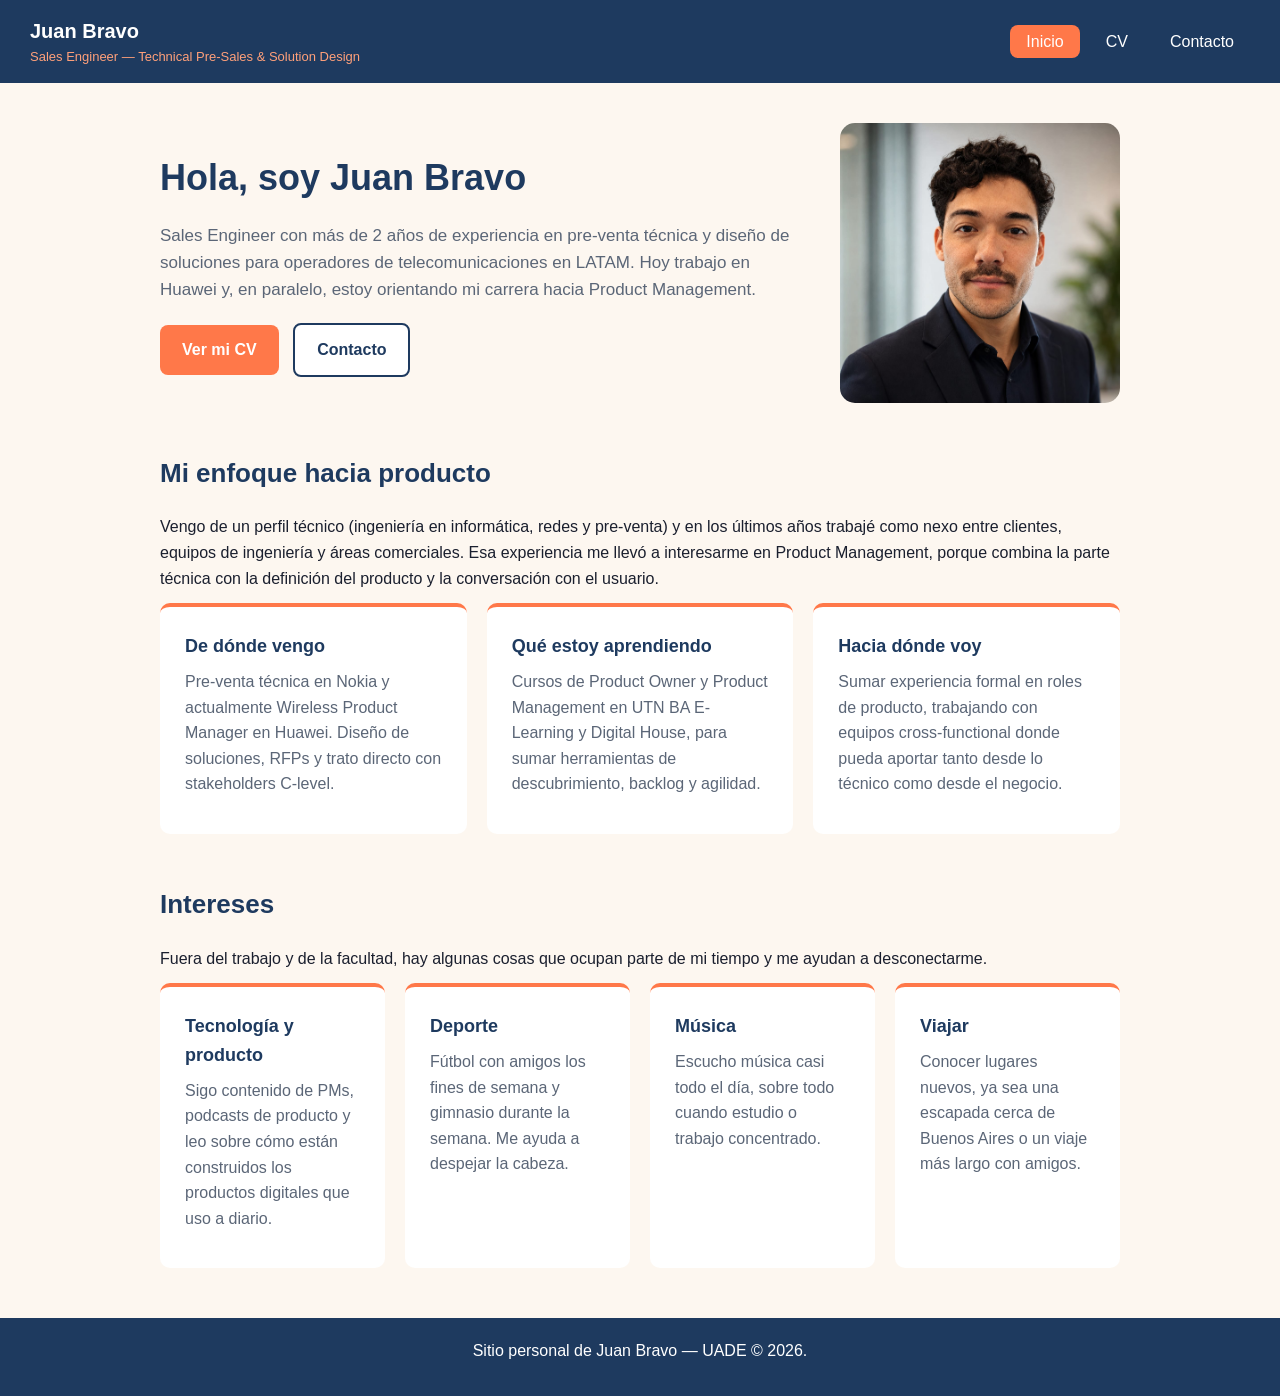
<file: index.html>
<!DOCTYPE html>
<html lang="es">

<head>

    <meta charset="UTF-8">
    <meta name="viewport" content="width=device-width, initial-scale=1.0">
    <title>Juan Bravo — Inicio</title>
    <link rel="stylesheet" href="styles.css">

</head>

<body>

    <!-- HEADER -->

    <header>

        <div class="marca">
            Juan Bravo
            <span>Sales Engineer — Technical Pre-Sales & Solution Design</span>
        </div>

        <nav>
            <ul>
                <li><a class="activo" href="index.html">Inicio</a></li>
                <li><a href="cv.html">CV</a></li>
                <li><a href="contacto.html">Contacto</a></li>
            </ul>
        </nav>

    </header>

    <!-- MAIN -->

    <main>

        <!-- HERO -->

        <section class="hero">

            <div class="hero-texto">

                <h1>Hola, soy Juan Bravo</h1>

                <p>
                    Sales Engineer con más de 2 años de experiencia en
                    pre-venta técnica y diseño de soluciones para
                    operadores de telecomunicaciones en LATAM. Hoy trabajo
                    en Huawei y, en paralelo, estoy orientando mi carrera
                    hacia Product Management.
                </p>

                <a class="boton" href="cv.html">Ver mi CV</a>
                <a class="boton boton-secundario" href="contacto.html">Contacto</a>

            </div>

            <img src="img/foto.png" alt="Foto de Juan Bravo">

        </section>

        <!-- ENFOQUE HACIA PRODUCTO -->

        <section>

            <h2>Mi enfoque hacia producto</h2>

            <p>
                Vengo de un perfil técnico (ingeniería en informática, redes
                y pre-venta) y en los últimos años trabajé como nexo entre
                clientes, equipos de ingeniería y áreas comerciales. Esa
                experiencia me llevó a interesarme en Product Management,
                porque combina la parte técnica con la definición del producto
                y la conversación con el usuario.
            </p>

            <div class="tarjetas">

                <div class="tarjeta">
                    <h3>De dónde vengo</h3>
                    <p>
                        Pre-venta técnica en Nokia y actualmente Wireless
                        Product Manager en Huawei. Diseño de soluciones,
                        RFPs y trato directo con stakeholders C-level.
                    </p>
                </div>

                <div class="tarjeta">
                    <h3>Qué estoy aprendiendo</h3>
                    <p>
                        Cursos de Product Owner y Product Management en
                        UTN BA E-Learning y Digital House, para sumar
                        herramientas de descubrimiento, backlog y agilidad.
                    </p>
                </div>

                <div class="tarjeta">
                    <h3>Hacia dónde voy</h3>
                    <p>
                        Sumar experiencia formal en roles de producto,
                        trabajando con equipos cross-functional donde pueda
                        aportar tanto desde lo técnico como desde el negocio.
                    </p>
                </div>

            </div>

        </section>

        <!-- INTERESES -->

        <section>

            <h2>Intereses</h2>

            <p>
                Fuera del trabajo y de la facultad, hay algunas cosas que
                ocupan parte de mi tiempo y me ayudan a desconectarme.
            </p>

            <div class="tarjetas">

                <div class="tarjeta">
                    <h3>Tecnología y producto</h3>
                    <p>
                        Sigo contenido de PMs, podcasts de producto y leo
                        sobre cómo están construidos los productos digitales
                        que uso a diario.
                    </p>
                </div>

                <div class="tarjeta">
                    <h3>Deporte</h3>
                    <p>
                        Fútbol con amigos los fines de semana y gimnasio
                        durante la semana. Me ayuda a despejar la cabeza.
                    </p>
                </div>

                <div class="tarjeta">
                    <h3>Música</h3>
                    <p>
                        Escucho música casi todo el día, sobre todo cuando
                        estudio o trabajo concentrado.
                    </p>
                </div>

                <div class="tarjeta">
                    <h3>Viajar</h3>
                    <p>
                        Conocer lugares nuevos, ya sea una escapada cerca
                        de Buenos Aires o un viaje más largo con amigos.
                    </p>
                </div>

            </div>

        </section>

    </main>

    <!-- FOOTER -->

    <footer>
        <p>Sitio personal de Juan Bravo — UADE © 2026.</p>
    </footer>

</body>

</html>
</file>
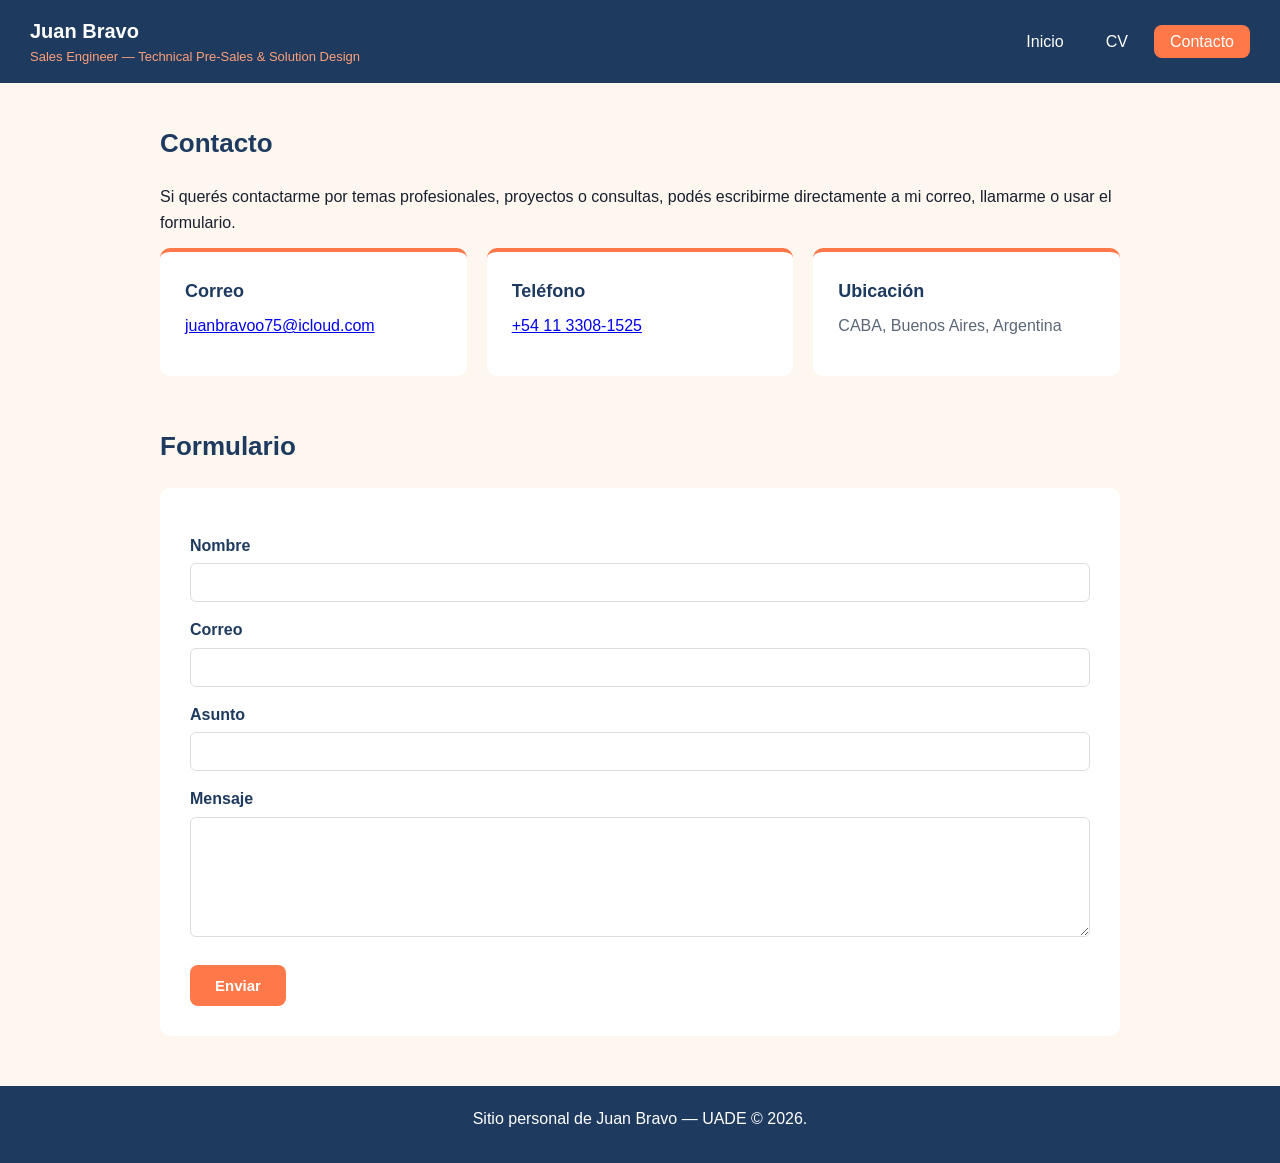
<file: contacto.html>
<!DOCTYPE html>
<html lang="es">

<head>

    <meta charset="UTF-8">
    <meta name="viewport" content="width=device-width, initial-scale=1.0">
    <title>Juan Bravo — Contacto</title>
    <link rel="stylesheet" href="styles.css">

</head>

<body>

    <!-- HEADER -->

    <header>

        <div class="marca">
            Juan Bravo
            <span>Sales Engineer — Technical Pre-Sales & Solution Design</span>
        </div>

        <nav>
            <ul>
                <li><a href="index.html">Inicio</a></li>
                <li><a href="cv.html">CV</a></li>
                <li><a class="activo" href="contacto.html">Contacto</a></li>
            </ul>
        </nav>

    </header>

    <!-- MAIN -->

    <main>

        <section>

            <h2>Contacto</h2>

            <p>
                Si querés contactarme por temas profesionales, proyectos
                o consultas, podés escribirme directamente a mi correo,
                llamarme o usar el formulario.
            </p>

            <div class="tarjetas">

                <div class="tarjeta">
                    <h3>Correo</h3>
                    <p><a href="mailto:juanbravoo75@icloud.com">juanbravoo75@icloud.com</a></p>
                </div>

                <div class="tarjeta">
                    <h3>Teléfono</h3>
                    <p><a href="tel:+541133081525">+54 11 3308-1525</a></p>
                </div>

                <div class="tarjeta">
                    <h3>Ubicación</h3>
                    <p>CABA, Buenos Aires, Argentina</p>
                </div>

            </div>

        </section>

        <section>

            <h2>Formulario</h2>

            <form action="mailto:juanbravoo75@icloud.com" method="post" enctype="text/plain">

                <label for="nombre">Nombre</label>
                <input type="text" id="nombre" name="nombre" required>

                <label for="email">Correo</label>
                <input type="email" id="email" name="email" required>

                <label for="asunto">Asunto</label>
                <input type="text" id="asunto" name="asunto">

                <label for="mensaje">Mensaje</label>
                <textarea id="mensaje" name="mensaje" required></textarea>

                <button type="submit">Enviar</button>

            </form>

        </section>

    </main>

    <!-- FOOTER -->

    <footer>
        <p>Sitio personal de Juan Bravo — UADE © 2026.</p>
    </footer>

</body>

</html>
</file>
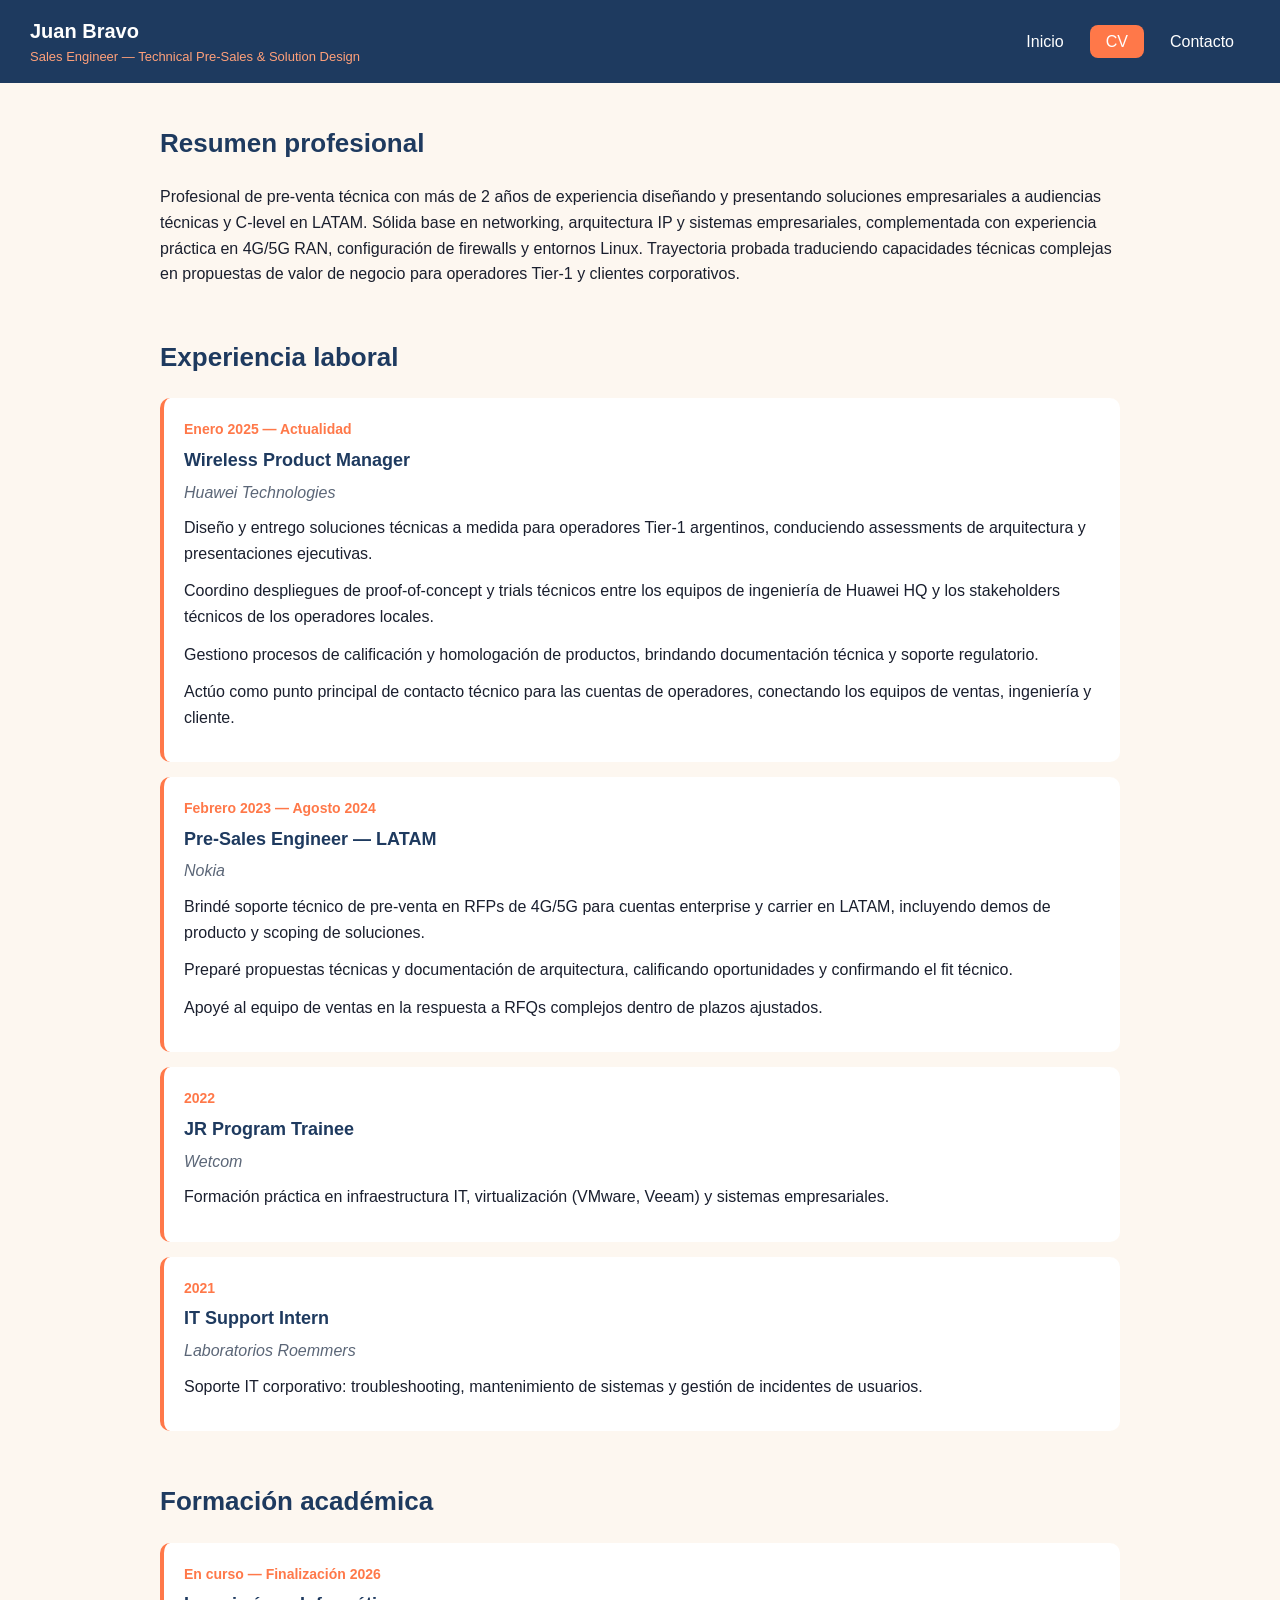
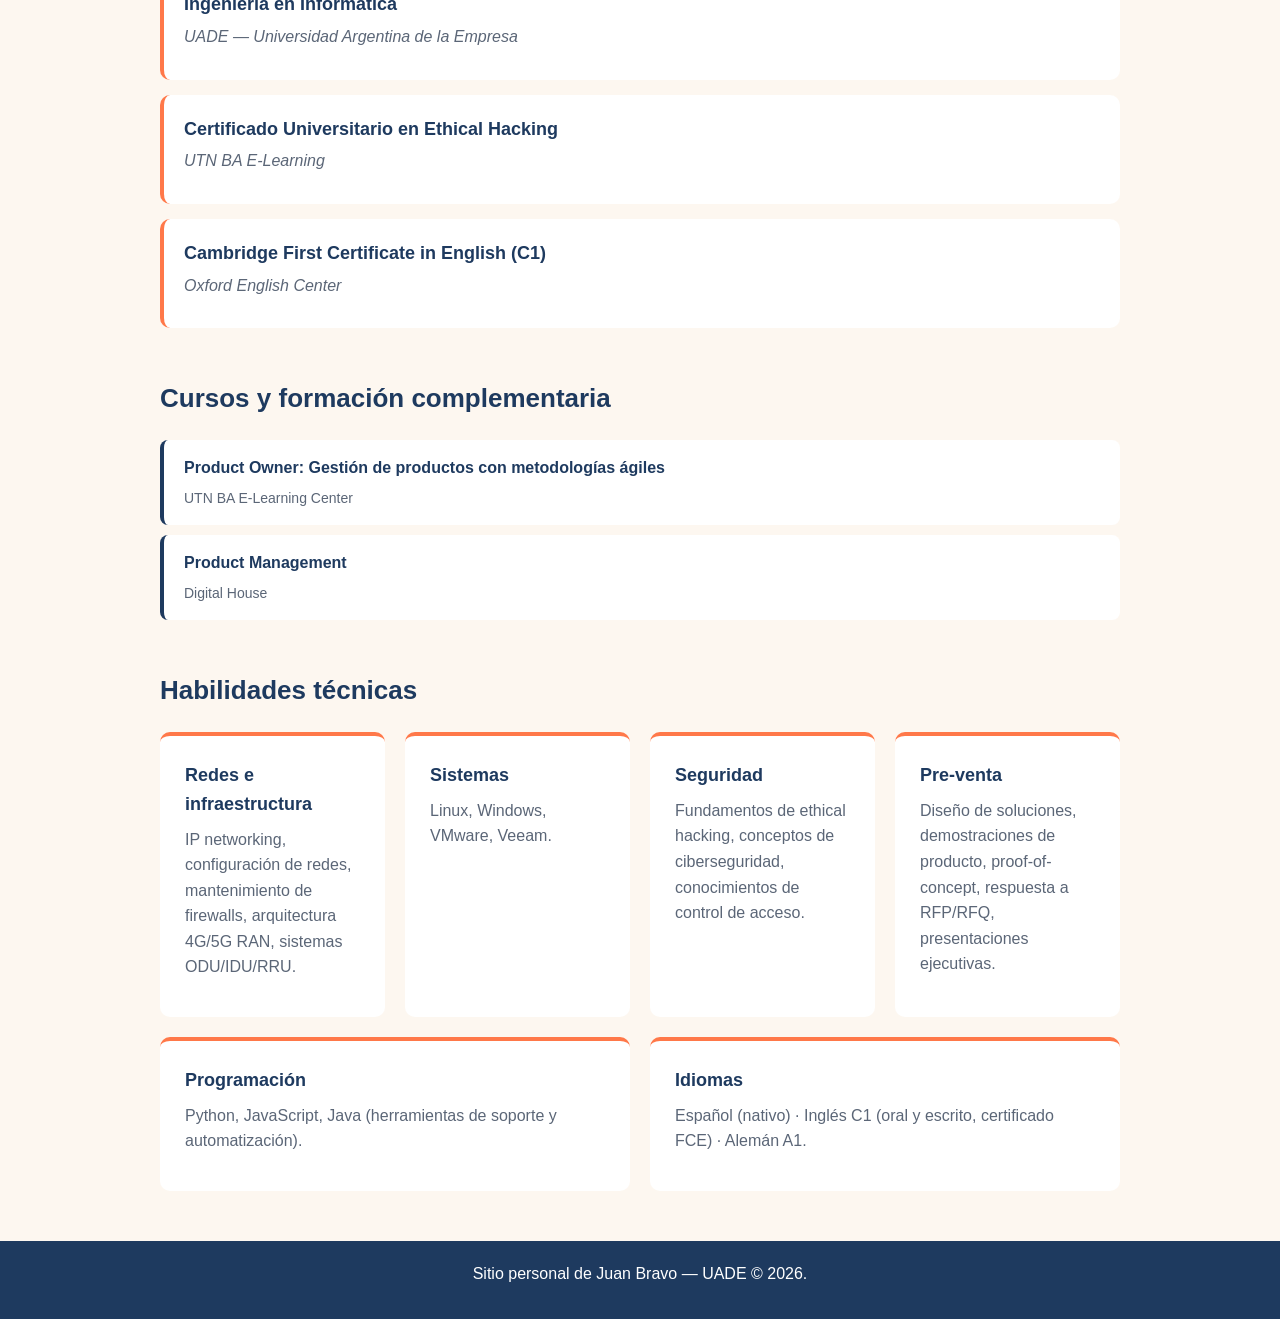
<file: cv.html>
<!DOCTYPE html>
<html lang="es">

<head>

    <meta charset="UTF-8">
    <meta name="viewport" content="width=device-width, initial-scale=1.0">
    <title>Juan Bravo — CV</title>
    <link rel="stylesheet" href="styles.css">

</head>

<body>

    <!-- HEADER -->

    <header>

        <div class="marca">
            Juan Bravo
            <span>Sales Engineer — Technical Pre-Sales & Solution Design</span>
        </div>

        <nav>
            <ul>
                <li><a href="index.html">Inicio</a></li>
                <li><a class="activo" href="cv.html">CV</a></li>
                <li><a href="contacto.html">Contacto</a></li>
            </ul>
        </nav>

    </header>

    <!-- MAIN -->

    <main>

        <!-- RESUMEN -->

        <section>

            <h2>Resumen profesional</h2>

            <p>
                Profesional de pre-venta técnica con más de 2 años de
                experiencia diseñando y presentando soluciones empresariales
                a audiencias técnicas y C-level en LATAM. Sólida base en
                networking, arquitectura IP y sistemas empresariales,
                complementada con experiencia práctica en 4G/5G RAN,
                configuración de firewalls y entornos Linux. Trayectoria
                probada traduciendo capacidades técnicas complejas en
                propuestas de valor de negocio para operadores Tier-1 y
                clientes corporativos.
            </p>

        </section>

        <!-- EXPERIENCIA LABORAL -->

        <section>

            <h2>Experiencia laboral</h2>

            <div class="item">
                <p class="fecha">Enero 2025 — Actualidad</p>
                <h3>Wireless Product Manager</h3>
                <p class="lugar">Huawei Technologies</p>
                <p>
                    Diseño y entrego soluciones técnicas a medida para
                    operadores Tier-1 argentinos, conduciendo assessments
                    de arquitectura y presentaciones ejecutivas.
                </p>
                <p>
                    Coordino despliegues de proof-of-concept y trials
                    técnicos entre los equipos de ingeniería de Huawei HQ
                    y los stakeholders técnicos de los operadores locales.
                </p>
                <p>
                    Gestiono procesos de calificación y homologación de
                    productos, brindando documentación técnica y soporte
                    regulatorio.
                </p>
                <p>
                    Actúo como punto principal de contacto técnico para
                    las cuentas de operadores, conectando los equipos de
                    ventas, ingeniería y cliente.
                </p>
            </div>

            <div class="item">
                <p class="fecha">Febrero 2023 — Agosto 2024</p>
                <h3>Pre-Sales Engineer — LATAM</h3>
                <p class="lugar">Nokia</p>
                <p>
                    Brindé soporte técnico de pre-venta en RFPs de 4G/5G
                    para cuentas enterprise y carrier en LATAM, incluyendo
                    demos de producto y scoping de soluciones.
                </p>
                <p>
                    Preparé propuestas técnicas y documentación de
                    arquitectura, calificando oportunidades y confirmando
                    el fit técnico.
                </p>
                <p>
                    Apoyé al equipo de ventas en la respuesta a RFQs
                    complejos dentro de plazos ajustados.
                </p>
            </div>

            <div class="item">
                <p class="fecha">2022</p>
                <h3>JR Program Trainee</h3>
                <p class="lugar">Wetcom</p>
                <p>
                    Formación práctica en infraestructura IT, virtualización
                    (VMware, Veeam) y sistemas empresariales.
                </p>
            </div>

            <div class="item">
                <p class="fecha">2021</p>
                <h3>IT Support Intern</h3>
                <p class="lugar">Laboratorios Roemmers</p>
                <p>
                    Soporte IT corporativo: troubleshooting, mantenimiento
                    de sistemas y gestión de incidentes de usuarios.
                </p>
            </div>

        </section>

        <!-- EDUCACION -->

        <section>

            <h2>Formación académica</h2>

            <div class="item">
                <p class="fecha">En curso — Finalización 2026</p>
                <h3>Ingeniería en Informática</h3>
                <p class="lugar">UADE — Universidad Argentina de la Empresa</p>
            </div>

            <div class="item">
                <h3>Certificado Universitario en Ethical Hacking</h3>
                <p class="lugar">UTN BA E-Learning</p>
            </div>

            <div class="item">
                <h3>Cambridge First Certificate in English (C1)</h3>
                <p class="lugar">Oxford English Center</p>
            </div>

        </section>

        <!-- CURSOS -->

        <section>

            <h2>Cursos y formación complementaria</h2>

            <ul class="cursos">

                <li>
                    <strong>Product Owner: Gestión de productos con metodologías ágiles</strong>
                    <span>UTN BA E-Learning Center</span>
                </li>

                <li>
                    <strong>Product Management</strong>
                    <span>Digital House</span>
                </li>

            </ul>

        </section>

        <!-- HABILIDADES -->

        <section>

            <h2>Habilidades técnicas</h2>

            <div class="tarjetas">

                <div class="tarjeta">
                    <h3>Redes e infraestructura</h3>
                    <p>
                        IP networking, configuración de redes, mantenimiento
                        de firewalls, arquitectura 4G/5G RAN, sistemas
                        ODU/IDU/RRU.
                    </p>
                </div>

                <div class="tarjeta">
                    <h3>Sistemas</h3>
                    <p>Linux, Windows, VMware, Veeam.</p>
                </div>

                <div class="tarjeta">
                    <h3>Seguridad</h3>
                    <p>
                        Fundamentos de ethical hacking, conceptos de
                        ciberseguridad, conocimientos de control de acceso.
                    </p>
                </div>

                <div class="tarjeta">
                    <h3>Pre-venta</h3>
                    <p>
                        Diseño de soluciones, demostraciones de producto,
                        proof-of-concept, respuesta a RFP/RFQ, presentaciones
                        ejecutivas.
                    </p>
                </div>

                <div class="tarjeta">
                    <h3>Programación</h3>
                    <p>
                        Python, JavaScript, Java (herramientas de soporte
                        y automatización).
                    </p>
                </div>

                <div class="tarjeta">
                    <h3>Idiomas</h3>
                    <p>
                        Español (nativo) · Inglés C1 (oral y escrito,
                        certificado FCE) · Alemán A1.
                    </p>
                </div>

            </div>

        </section>

    </main>

    <!-- FOOTER -->

    <footer>
        <p>Sitio personal de Juan Bravo — UADE © 2026.</p>
    </footer>

</body>

</html>
</file>
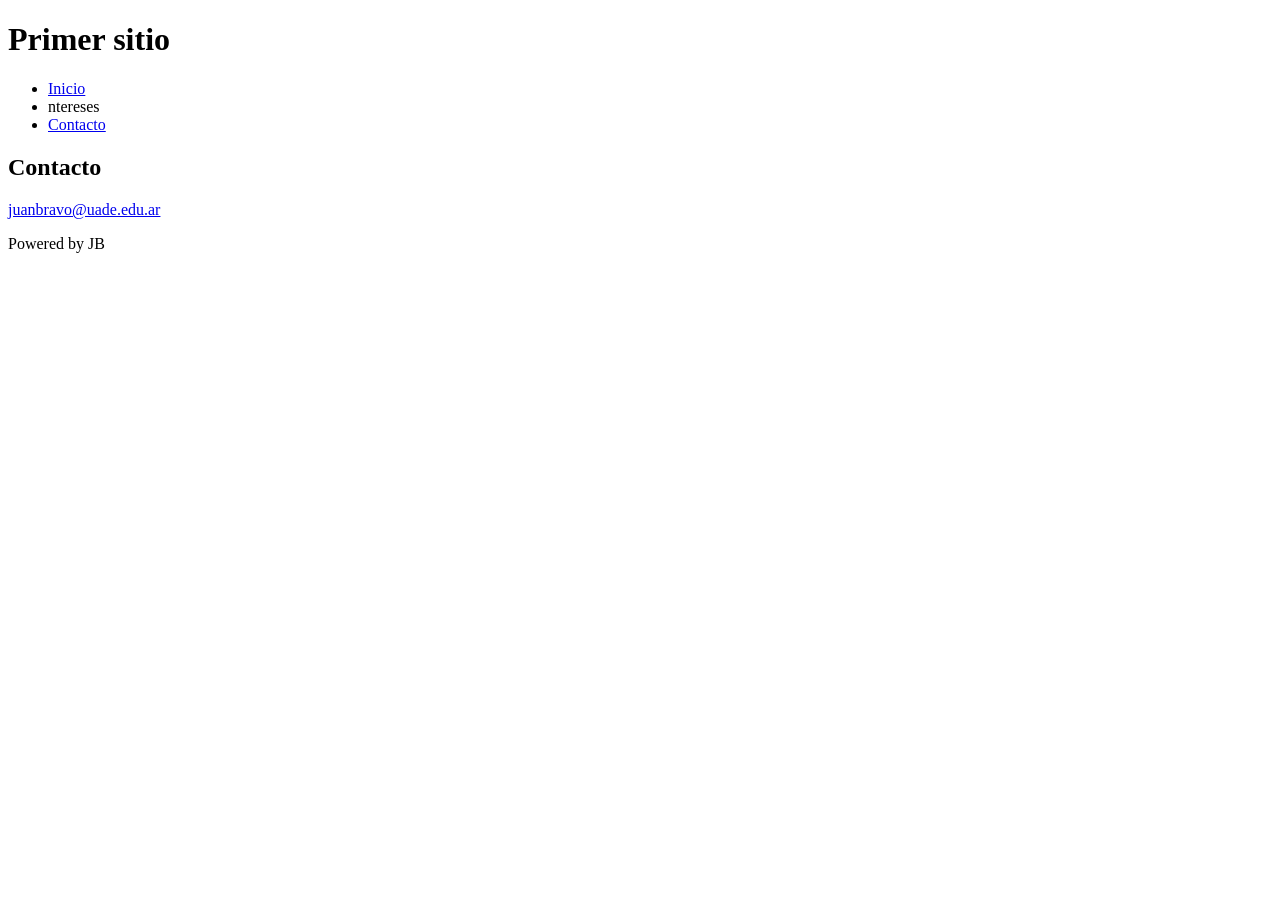
<file: intereses.html>
<!DOCTYPE html>
<html lang="en">

<head>
    <meta charset="UTF-8">
    <meta name="viewport" content="width=device-width, initial-scale=1.0">
    <title>Mi sitio - Intereses</title>
</head>

<body>
    <header>
        <h1> Primer sitio </h1>
        <nav>
            <ul>
                <li><a href="index.html">Inicio</a></li>
                <li>ntereses</a></li>
                <li><a href="contacto.html">Contacto</a></li>
            </ul>
        </nav>
    </header>
    <main>
        <h2>
            Contacto
        </h2>
        <a href="mailto:juanbravo@uade.edu.ar">juanbravo@uade.edu.ar</a>
    </main>
    <footer>
        <p> Powered by JB </p>
    </footer>
</body>

</html>
</file>
<file: styles.css>
/* RESET */

* {
    margin: 0;
    padding: 0;
    box-sizing: border-box;
}

/* BODY */

body {
    font-family: 'Segoe UI', Arial, sans-serif;
    background-color: #fdf7f0;
    color: #1a1f2e;
    line-height: 1.6;
}

/* HEADER */

header {
    background-color: #1e3a5f;
    color: white;
    padding: 15px 30px;
    display: flex;
    justify-content: space-between;
    align-items: center;
}

.marca {
    font-size: 20px;
    font-weight: bold;
}

.marca span {
    display: block;
    font-size: 13px;
    font-weight: normal;
    color: #ffa07a;
}

/* NAV */

nav ul {
    list-style: none;
    display: flex;
    gap: 10px;
}

nav a {
    color: white;
    text-decoration: none;
    padding: 8px 16px;
    border-radius: 8px;
}

nav a:hover {
    background-color: #2d5278;
}

nav a.activo {
    background-color: #ff7849;
}

/* MAIN */

main {
    max-width: 1000px;
    margin: 40px auto;
    padding: 0 20px;
}

/* HERO */

.hero {
    display: flex;
    gap: 30px;
    align-items: center;
    margin-bottom: 50px;
}

.hero-texto {
    flex: 1;
}

.hero h1 {
    color: #1e3a5f;
    font-size: 36px;
    margin-bottom: 15px;
}

.hero p {
    color: #5b6677;
    font-size: 17px;
    margin-bottom: 20px;
}

.hero img {
    width: 280px;
    border-radius: 15px;
}

/* BOTONES */

.boton {
    display: inline-block;
    padding: 12px 22px;
    background-color: #ff7849;
    color: white;
    text-decoration: none;
    border-radius: 8px;
    font-weight: bold;
    margin-right: 10px;
}

.boton:hover {
    background-color: #e8633a;
}

.boton-secundario {
    background-color: white;
    color: #1e3a5f;
    border: 2px solid #1e3a5f;
}

.boton-secundario:hover {
    background-color: #1e3a5f;
    color: white;
}

/* SECCIONES */

section {
    margin-bottom: 50px;
}

h2 {
    color: #1e3a5f;
    font-size: 26px;
    margin-bottom: 20px;
}

h3 {
    color: #1e3a5f;
    font-size: 18px;
    margin-bottom: 8px;
}

p {
    margin-bottom: 12px;
}

/* TARJETAS */

.tarjetas {
    display: flex;
    flex-wrap: wrap;
    gap: 20px;
}

.tarjeta {
    background-color: white;
    padding: 25px;
    border-radius: 10px;
    border-top: 4px solid #ff7849;
    flex: 1;
    min-width: 220px;
}

.tarjeta p {
    color: #5b6677;
}

/* EDUCACION (timeline simple) */

.item {
    background-color: white;
    padding: 20px;
    border-radius: 10px;
    border-left: 4px solid #ff7849;
    margin-bottom: 15px;
}

.item .fecha {
    color: #ff7849;
    font-weight: bold;
    font-size: 14px;
    margin-bottom: 5px;
}

.item h3 {
    margin-bottom: 5px;
}

.item .lugar {
    color: #5b6677;
    font-style: italic;
    margin-bottom: 10px;
}

/* LISTA DE CURSOS */

.cursos {
    list-style: none;
}

.cursos li {
    background-color: white;
    padding: 15px 20px;
    border-radius: 8px;
    margin-bottom: 10px;
    border-left: 4px solid #1e3a5f;
}

.cursos li strong {
    color: #1e3a5f;
    display: block;
    margin-bottom: 4px;
}

.cursos li span {
    color: #5b6677;
    font-size: 14px;
}

/* FORMULARIO */

form {
    background-color: white;
    padding: 30px;
    border-radius: 10px;
}

label {
    display: block;
    color: #1e3a5f;
    font-weight: bold;
    margin-bottom: 5px;
    margin-top: 15px;
}

input, textarea {
    width: 100%;
    padding: 10px;
    border: 1px solid #ddd;
    border-radius: 6px;
    font-family: inherit;
    font-size: 15px;
}

input:focus, textarea:focus {
    outline: 2px solid #ff7849;
    border-color: #ff7849;
}

textarea {
    min-height: 120px;
    resize: vertical;
}

form button {
    margin-top: 20px;
    padding: 12px 25px;
    background-color: #ff7849;
    color: white;
    border: none;
    border-radius: 8px;
    font-weight: bold;
    cursor: pointer;
    font-size: 15px;
}

form button:hover {
    background-color: #e8633a;
}

/* FOOTER */

footer {
    background-color: #1e3a5f;
    color: white;
    text-align: center;
    padding: 20px;
    margin-top: 50px;
}

/* RESPONSIVE */

@media (max-width: 768px) {

    header {
        flex-direction: column;
        gap: 15px;
        text-align: center;
    }

    .hero {
        flex-direction: column;
        text-align: center;
    }

    .hero img {
        width: 220px;
    }

    .hero h1 {
        font-size: 28px;
    }

    nav ul {
        flex-wrap: wrap;
        justify-content: center;
    }

}
</file>
